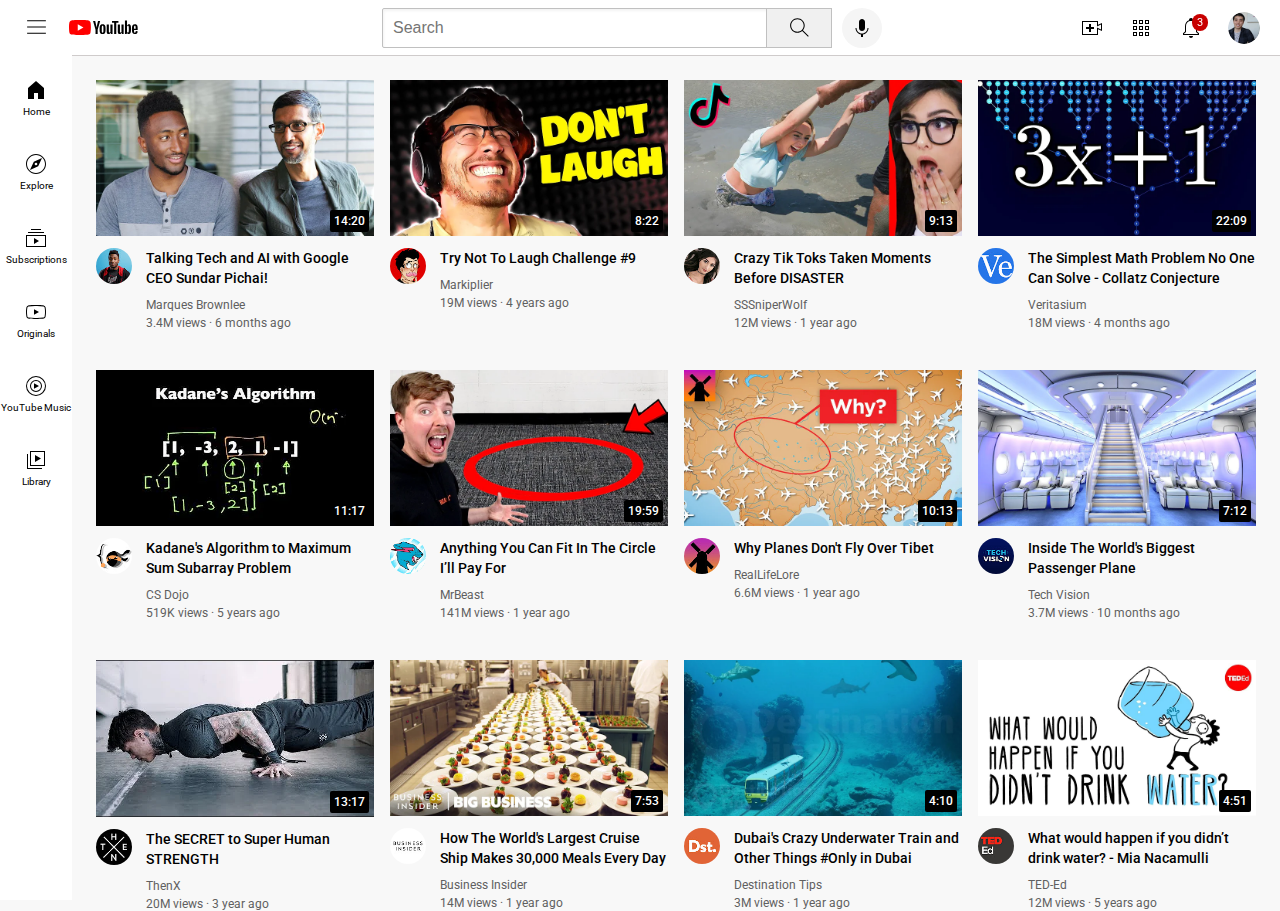
<file: index.html>
<!DOCTYPE html>
<html>
  <head>
    
    <title>
      YouTube.com Clone
    </title>
    
    <!-- Fonts -->
    <link rel="preconnect" href="https://fonts.googleapis.com">
    <link rel="preconnect" href="https://fonts.gstatic.com" crossorigin>
    <link href="https://fonts.googleapis.com/css2?family=Roboto:ital,wght@0,100;0,300;0,400;0,500;0,700;0,900;1,100;1,300;1,400;1,500;1,700;1,900&display=swap" rel="stylesheet">
    <!-- Fonts Ends -->

    <!-- Style Sheets --> 
    <link rel="stylesheet" href="youtube-css-files/Youtube-video.css">
    <link rel="stylesheet" href="youtube-css-files/header.css">
    <link rel="stylesheet" href="youtube-css-files/general.css">
    <link rel="stylesheet" href="youtube-css-files/sidebar.css">
    <!-- Style Sheets Ends -->
  
  </head>
  
  <body>
    <!-- Header Seaction -->
    <Header class="header">

      <div class="left-section">
        <img class="hamburger-menu" src="Thumbnails/hamburger-menu.svg">
        <img class="youtube-logo" src="Thumbnails/youtube-logo.svg">
      </div>

      <div class="middle-section">

        <input class="search-bar" 
        type="text" 
        placeholder="Search">

        <button class="search-button">
          <img class="search-icon" src="Thumbnails/search.svg">
          <div class="tooltip">
            Search
          </div>
        </button>

        <button class="voice-search-button">
          <img class="voice-search-icon" src="Thumbnails/voice-search-icon.svg">
          <div class="tooltip">
            Search with your voice
          </div>
        </button>

      </div>

      <div class="right-section">
        <div class="upload-icon-container">
          <img class="upload-icon" src="Thumbnails/upload.svg">
          <div class="tooltip">
            Create
          </div>
        </div>

        <div class="youtube-apps-icon-container">
          <img class="youtube-apps-icon" src="Thumbnails/youtube-apps.svg">
          <div class="tooltip">
            YouTube Apps
          </div>
        </div>
        
        <div class="notifications-icon-container">
          <div class="notifications-count">
            3
          </div>
            <img class="notifications-icon" src="Thumbnails/notifications.svg">
            
            <div class="tooltip">
              Notifications
            </div>

          </div>

          <img class="current-user-picture" src="Thumbnails/my-channel.jpeg">
      </div>
      
    </Header>
    <!-- Header Seaction Ends -->
    
    <!-- Sidebar Seaction -->
    <nav class="sidebar">

      <div class="sidebar-link">
        <img src="Thumbnails/home.svg">
        <div>Home</div>
      </div>

      <div class="sidebar-link">
        <img src="Thumbnails/explore.svg">
        <div>Explore</div>
      </div>

      <div class="sidebar-link">
        <img src="Thumbnails/subscriptions.svg">
        <div>Subscriptions</div>
      </div>

      <div class="sidebar-link">
        <img src="Thumbnails/originals.svg">
        <div>Originals</div>
      </div>

      <div class="sidebar-link">
        <img src="Thumbnails/youtube-music.svg">
        <div>YouTube Music</div>
      </div>

      <div class="sidebar-link">
        <img src="Thumbnails/library.svg">
        <div>Library</div>
      </div>

    </nav>
    <!-- Sidebar Seaction Ends -->

    <!-- Video Grid -->
     <main>
      
      <section class="video-grid">
        
        <div class="video-preview">
          <div class="thumbnail-row">
            <div class="video-time">
              14:20
            </div>
            <img class= "thumbnail" src="Thumbnails/thumbnail-1.webp">
          </div>
          <div class="video-info-grid" >
            <div class="channel-photo">
              <img class="profile-photo" src="Thumbnails/channel-1.jpeg">
            </div>
            <div class="video-info">
                <p class="video-title">
                  Talking Tech and AI with Google CEO Sundar Pichai!
                </p>
                <p class="video-author">
                  Marques Brownlee
                </p>
                <p class="video-stats">
                  3.4M views &#183; 6 months ago
                </p>
            </div>
          </div>
        </div>


        <div class="video-preview">
          <div class="thumbnail-row">
            <div class="video-time">
              8:22
            </div>
            <img class= "thumbnail" src="Thumbnails/thumbnail-2.webp">
          </div>
          <div class="video-info-grid">
            <div class="channel-photo">
              <img class="profile-photo" src="Thumbnails/channel-2.jpeg">
            </div>
            <div class="video-info">
                <p class="video-title">
                  Try Not To Laugh Challenge #9        
                </p>
                <p class="video-author">
                  Markiplier
                </p>
                <p class="video-stats">
                  19M views &#183; 4 years ago
                </p>
            </div>
          </div>
        </div>


        <div class="video-preview">
          <div class="thumbnail-row">
            <div class="video-time">
              9:13
            </div>
            <img class= "thumbnail" src="Thumbnails/thumbnail-3.webp">
          </div>
          <div class="video-info-grid">
            <div class="channel-photo">
              <img class="profile-photo" src="Thumbnails/channel-3.jpeg">
            </div>
            <div class="video-info">
                <p class="video-title">
                  Crazy Tik Toks Taken Moments Before DISASTER       
                </p>
                <p class="video-author">
                  SSSniperWolf
                </p>
                <p class="video-stats">
                  12M views &#183; 1 year ago
                </p>
            </div>
          </div>
        </div>


        <div class="video-preview">
          <div class="thumbnail-row">
            <div class="video-time">
              22:09
            </div>
            <img class= "thumbnail" src="Thumbnails/thumbnail-4.webp">
          </div>
          <div class="video-info-grid">
            <div class="channel-photo">
              <img class="profile-photo" src="Thumbnails/channel-4.jpeg">
            </div>
            <div class="video-info">
                <p class="video-title">
                  The Simplest Math Problem No One Can Solve - Collatz Conjecture       
                </p>
                <p class="video-author">
                  Veritasium
                </p>
                <p class="video-stats">
                  18M views &#183; 4 months ago 
                </p>
            </div>
          </div>
        </div>


        <div class="video-preview">
          <div class="thumbnail-row">
            <div class="video-time">
              11:17
            </div>
            <img class= "thumbnail" src="Thumbnails/thumbnail-5.webp">
          </div>
          <div class="video-info-grid">
            <div class="channel-photo">
              <img class="profile-photo" src="Thumbnails/channel-5.jpeg">
            </div>
            <div class="video-info">
                <p class="video-title">
                  Kadane's Algorithm to Maximum Sum Subarray Problem
                </p>
                <p class="video-author">
                  CS Dojo
                </p>
                <p class="video-stats">
                  519K views &#183; 5 years ago 
                </p>
            </div>
          </div>
        </div>


        <div class="video-preview">
          <div class="thumbnail-row">
            <div class="video-time">
              19:59
            </div>
            <img class= "thumbnail" src="Thumbnails/thumbnail-6.webp">
          </div>
          <div class="video-info-grid">
            <div class="channel-photo">
              <img class="profile-photo" src="Thumbnails/channel-6.jpeg">
            </div>
            <div class="video-info">
                <p class="video-title">
                  Anything You Can Fit In The Circle I’ll Pay For
                </p>
                <p class="video-author">
                  MrBeast
                </p>
                <p class="video-stats">
                  141M views &#183; 1 year ago
                </p>
            </div>
          </div>
        </div>


        <div class="video-preview">
          <div class="thumbnail-row">
            <div class="video-time">
              10:13
            </div>
            <img class= "thumbnail" src="Thumbnails/thumbnail-7.webp">
          </div>
          <div class="video-info-grid">
            <div class="channel-photo">
              <img class="profile-photo" src="Thumbnails/channel-7.jpeg">
            </div>
            <div class="video-info">
                <p class="video-title">
                  Why Planes Don't Fly Over Tibet                    
                </p>
                <p class="video-author">
                  RealLifeLore
                </p>
                <p class="video-stats">
                  6.6M views &#183; 1 year ago 
                </p>
            </div>
          </div>
        </div>

        <div class="video-preview">
          <div class="thumbnail-row">
            <div class="video-time">
              7:12
            </div>
            <img class= "thumbnail" src="Thumbnails/thumbnail-8.webp">
          </div>
          <div class="video-info-grid">
            <div class="channel-photo">
              <img class="profile-photo" src="Thumbnails/channel-8.jpeg">
            </div>
            <div class="video-info">
                <p class="video-title">
                  Inside The World's Biggest Passenger Plane      
                </p>
                <p class="video-author">
                  Tech Vision
                </p>
                <p class="video-stats">
                  3.7M views &#183; 10 months ago 
                </p>
            </div>
          </div>
        </div>


        <div class="video-preview">
          <div class="thumbnail-row">
            <div class="video-time">
              13:17
            </div>
            <img class= "thumbnail" src="Thumbnails/thumbnail-9.webp">
          </div>
          <div class="video-info-grid">
            <div class="channel-photo">
              <img class="profile-photo" src="Thumbnails/channel-9.jpeg">
            </div>
            <div class="video-info">
                <p class="video-title">
                  The SECRET to Super Human STRENGTH
                </p>
                <p class="video-author">
                  ThenX
                </p>
                <p class="video-stats">
                  20M views &#183; 3 year ago 
                </p>
            </div>
          </div>
        </div>


        <div class="video-preview">
          <div class="thumbnail-row">
            <div class="video-time">
              7:53
            </div>
            <img class= "thumbnail" src="Thumbnails/thumbnail-10.webp">
          </div>
          <div class="video-info-grid">
            <div class="channel-photo">
              <img class="profile-photo" src="Thumbnails/channel-10.jpeg">
            </div>
            <div class="video-info">
                <p class="video-title">
                  How The World's Largest Cruise Ship Makes 30,000 Meals Every Day       
                </p>
                <p class="video-author">
                  Business Insider
                </p>
                <p class="video-stats">
                  14M views &#183; 1 year ago
                </p>
            </div>
          </div>
        </div>


        <div class="video-preview">
          <div class="thumbnail-row">
            <div class="video-time">
              4:10
            </div>
            <img class= "thumbnail" src="Thumbnails/thumbnail-11.webp">
          </div>
          <div class="video-info-grid">
            <div class="channel-photo">
              <img class="profile-photo" src="Thumbnails/channel-11.jpeg">
            </div>
            <div class="video-info">
                <p class="video-title">
                  Dubai's Crazy Underwater Train and Other Things #Only in Dubai
                </p>
                <p class="video-author">
                  Destination Tips
                </p>
                <p class="video-stats">
                  3M views &#183; 1 year ago 
                </p>
            </div>
          </div>
        </div>


        <div class="video-preview">
          <div class="thumbnail-row">
            <div class="video-time">
              4:51
            </div>
            <img class= "thumbnail" src="Thumbnails/thumbnail-12.webp">
          </div>
          <div class="video-info-grid">
            <div class="channel-photo">
              <img class="profile-photo" src="Thumbnails/channel-12.jpeg">
            </div>
            <div class="video-info">
                <p class="video-title">
                  What would happen if you didn’t drink water? - Mia Nacamulli
                </p>
                <p class="video-author">
                  TED-Ed
                </p>
                <p class="video-stats">
                  12M views &#183; 5 years ago
                </p>
            </div>
          </div>
        </div>
        
      </section>
     </main>
    <!-- Video Grid Ends -->
  
  </body>

</html>
</file>
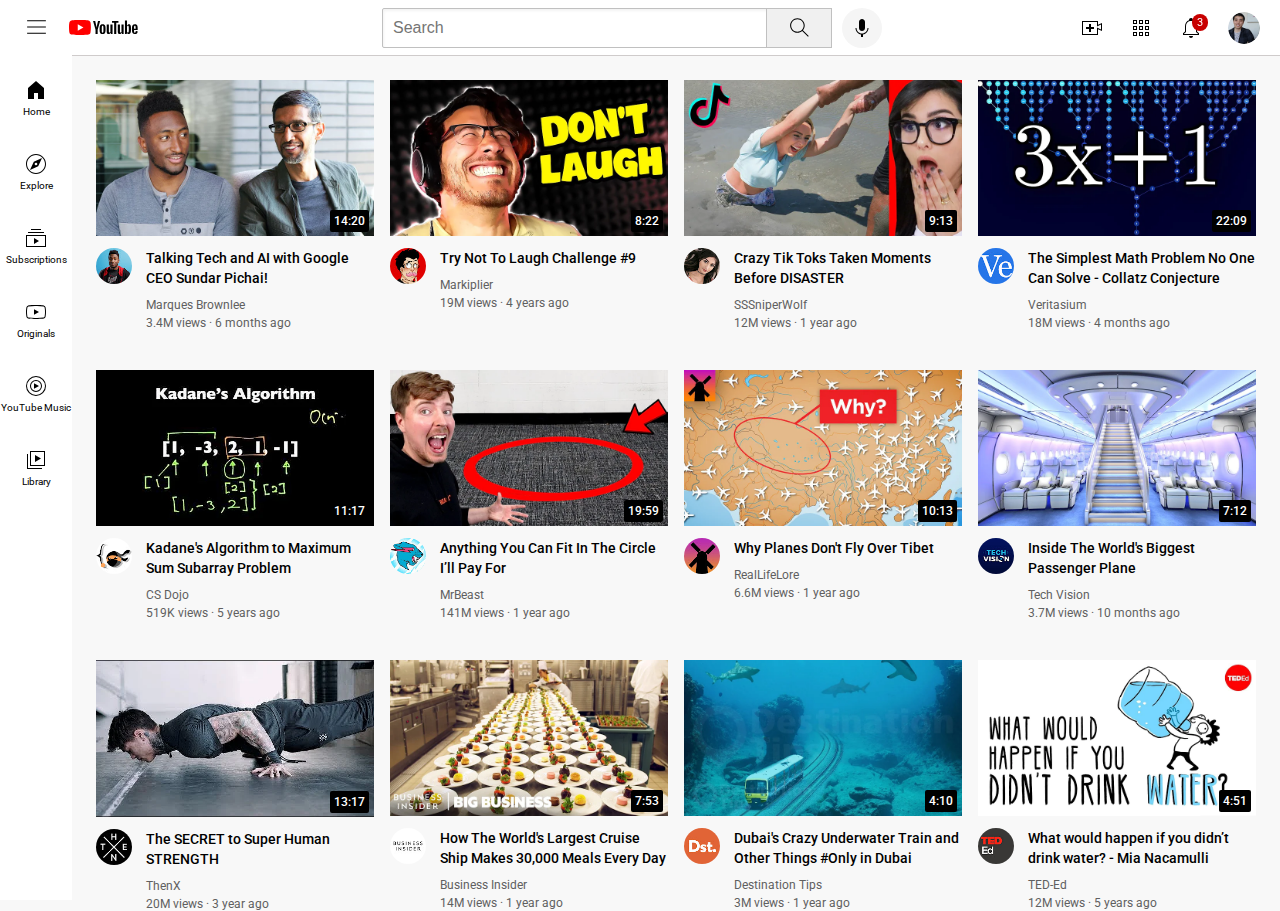
<file: Youtube.html>
<!DOCTYPE html>
<html>
  <head>
    
    <title>
      YouTube.com Clone
    </title>
    
    <!-- Fonts -->
    <link rel="preconnect" href="https://fonts.googleapis.com">
    <link rel="preconnect" href="https://fonts.gstatic.com" crossorigin>
    <link href="https://fonts.googleapis.com/css2?family=Roboto:ital,wght@0,100;0,300;0,400;0,500;0,700;0,900;1,100;1,300;1,400;1,500;1,700;1,900&display=swap" rel="stylesheet">
    <!-- Fonts Ends -->

    <!-- Style Sheets --> 
    <link rel="stylesheet" href="youtube-css-files/Youtube-video.css">
    <link rel="stylesheet" href="youtube-css-files/header.css">
    <link rel="stylesheet" href="youtube-css-files/general.css">
    <link rel="stylesheet" href="youtube-css-files/sidebar.css">
    <!-- Style Sheets Ends -->
  
  </head>
  
  <body>
    <!-- Header Seaction -->
    <Header class="header">

      <div class="left-section">
        <img class="hamburger-menu" src="Thumbnails/hamburger-menu.svg">
        <img class="youtube-logo" src="Thumbnails/youtube-logo.svg">
      </div>

      <div class="middle-section">

        <input class="search-bar" 
        type="text" 
        placeholder="Search">

        <button class="search-button">
          <img class="search-icon" src="Thumbnails/search.svg">
          <div class="tooltip">
            Search
          </div>
        </button>

        <button class="voice-search-button">
          <img class="voice-search-icon" src="Thumbnails/voice-search-icon.svg">
          <div class="tooltip">
            Search with your voice
          </div>
        </button>

      </div>

      <div class="right-section">
        <div class="upload-icon-container">
          <img class="upload-icon" src="Thumbnails/upload.svg">
          <div class="tooltip">
            Create
          </div>
        </div>

        <div class="youtube-apps-icon-container">
          <img class="youtube-apps-icon" src="Thumbnails/youtube-apps.svg">
          <div class="tooltip">
            YouTube Apps
          </div>
        </div>
        
        <div class="notifications-icon-container">
          <div class="notifications-count">
            3
          </div>
            <img class="notifications-icon" src="Thumbnails/notifications.svg">
            
            <div class="tooltip">
              Notifications
            </div>

          </div>

          <img class="current-user-picture" src="Thumbnails/my-channel.jpeg">
      </div>
      
    </Header>
    <!-- Header Seaction Ends -->
    
    <!-- Sidebar Seaction -->
    <nav class="sidebar">

      <div class="sidebar-link">
        <img src="Thumbnails/home.svg">
        <div>Home</div>
      </div>

      <div class="sidebar-link">
        <img src="Thumbnails/explore.svg">
        <div>Explore</div>
      </div>

      <div class="sidebar-link">
        <img src="Thumbnails/subscriptions.svg">
        <div>Subscriptions</div>
      </div>

      <div class="sidebar-link">
        <img src="Thumbnails/originals.svg">
        <div>Originals</div>
      </div>

      <div class="sidebar-link">
        <img src="Thumbnails/youtube-music.svg">
        <div>YouTube Music</div>
      </div>

      <div class="sidebar-link">
        <img src="Thumbnails/library.svg">
        <div>Library</div>
      </div>

    </nav>
    <!-- Sidebar Seaction Ends -->

    <!-- Video Grid -->
     <main>
      
      <section class="video-grid">
        
        <div class="video-preview">
          <div class="thumbnail-row">
            <div class="video-time">
              14:20
            </div>
            <img class= "thumbnail" src="Thumbnails/thumbnail-1.webp">
          </div>
          <div class="video-info-grid" >
            <div class="channel-photo">
              <img class="profile-photo" src="Thumbnails/channel-1.jpeg">
            </div>
            <div class="video-info">
                <p class="video-title">
                  Talking Tech and AI with Google CEO Sundar Pichai!
                </p>
                <p class="video-author">
                  Marques Brownlee
                </p>
                <p class="video-stats">
                  3.4M views &#183; 6 months ago
                </p>
            </div>
          </div>
        </div>


        <div class="video-preview">
          <div class="thumbnail-row">
            <div class="video-time">
              8:22
            </div>
            <img class= "thumbnail" src="Thumbnails/thumbnail-2.webp">
          </div>
          <div class="video-info-grid">
            <div class="channel-photo">
              <img class="profile-photo" src="Thumbnails/channel-2.jpeg">
            </div>
            <div class="video-info">
                <p class="video-title">
                  Try Not To Laugh Challenge #9        
                </p>
                <p class="video-author">
                  Markiplier
                </p>
                <p class="video-stats">
                  19M views &#183; 4 years ago
                </p>
            </div>
          </div>
        </div>


        <div class="video-preview">
          <div class="thumbnail-row">
            <div class="video-time">
              9:13
            </div>
            <img class= "thumbnail" src="Thumbnails/thumbnail-3.webp">
          </div>
          <div class="video-info-grid">
            <div class="channel-photo">
              <img class="profile-photo" src="Thumbnails/channel-3.jpeg">
            </div>
            <div class="video-info">
                <p class="video-title">
                  Crazy Tik Toks Taken Moments Before DISASTER       
                </p>
                <p class="video-author">
                  SSSniperWolf
                </p>
                <p class="video-stats">
                  12M views &#183; 1 year ago
                </p>
            </div>
          </div>
        </div>


        <div class="video-preview">
          <div class="thumbnail-row">
            <div class="video-time">
              22:09
            </div>
            <img class= "thumbnail" src="Thumbnails/thumbnail-4.webp">
          </div>
          <div class="video-info-grid">
            <div class="channel-photo">
              <img class="profile-photo" src="Thumbnails/channel-4.jpeg">
            </div>
            <div class="video-info">
                <p class="video-title">
                  The Simplest Math Problem No One Can Solve - Collatz Conjecture       
                </p>
                <p class="video-author">
                  Veritasium
                </p>
                <p class="video-stats">
                  18M views &#183; 4 months ago 
                </p>
            </div>
          </div>
        </div>


        <div class="video-preview">
          <div class="thumbnail-row">
            <div class="video-time">
              11:17
            </div>
            <img class= "thumbnail" src="Thumbnails/thumbnail-5.webp">
          </div>
          <div class="video-info-grid">
            <div class="channel-photo">
              <img class="profile-photo" src="Thumbnails/channel-5.jpeg">
            </div>
            <div class="video-info">
                <p class="video-title">
                  Kadane's Algorithm to Maximum Sum Subarray Problem
                </p>
                <p class="video-author">
                  CS Dojo
                </p>
                <p class="video-stats">
                  519K views &#183; 5 years ago 
                </p>
            </div>
          </div>
        </div>


        <div class="video-preview">
          <div class="thumbnail-row">
            <div class="video-time">
              19:59
            </div>
            <img class= "thumbnail" src="Thumbnails/thumbnail-6.webp">
          </div>
          <div class="video-info-grid">
            <div class="channel-photo">
              <img class="profile-photo" src="Thumbnails/channel-6.jpeg">
            </div>
            <div class="video-info">
                <p class="video-title">
                  Anything You Can Fit In The Circle I’ll Pay For
                </p>
                <p class="video-author">
                  MrBeast
                </p>
                <p class="video-stats">
                  141M views &#183; 1 year ago
                </p>
            </div>
          </div>
        </div>


        <div class="video-preview">
          <div class="thumbnail-row">
            <div class="video-time">
              10:13
            </div>
            <img class= "thumbnail" src="Thumbnails/thumbnail-7.webp">
          </div>
          <div class="video-info-grid">
            <div class="channel-photo">
              <img class="profile-photo" src="Thumbnails/channel-7.jpeg">
            </div>
            <div class="video-info">
                <p class="video-title">
                  Why Planes Don't Fly Over Tibet                    
                </p>
                <p class="video-author">
                  RealLifeLore
                </p>
                <p class="video-stats">
                  6.6M views &#183; 1 year ago 
                </p>
            </div>
          </div>
        </div>

        <div class="video-preview">
          <div class="thumbnail-row">
            <div class="video-time">
              7:12
            </div>
            <img class= "thumbnail" src="Thumbnails/thumbnail-8.webp">
          </div>
          <div class="video-info-grid">
            <div class="channel-photo">
              <img class="profile-photo" src="Thumbnails/channel-8.jpeg">
            </div>
            <div class="video-info">
                <p class="video-title">
                  Inside The World's Biggest Passenger Plane      
                </p>
                <p class="video-author">
                  Tech Vision
                </p>
                <p class="video-stats">
                  3.7M views &#183; 10 months ago 
                </p>
            </div>
          </div>
        </div>


        <div class="video-preview">
          <div class="thumbnail-row">
            <div class="video-time">
              13:17
            </div>
            <img class= "thumbnail" src="Thumbnails/thumbnail-9.webp">
          </div>
          <div class="video-info-grid">
            <div class="channel-photo">
              <img class="profile-photo" src="Thumbnails/channel-9.jpeg">
            </div>
            <div class="video-info">
                <p class="video-title">
                  The SECRET to Super Human STRENGTH
                </p>
                <p class="video-author">
                  ThenX
                </p>
                <p class="video-stats">
                  20M views &#183; 3 year ago 
                </p>
            </div>
          </div>
        </div>


        <div class="video-preview">
          <div class="thumbnail-row">
            <div class="video-time">
              7:53
            </div>
            <img class= "thumbnail" src="Thumbnails/thumbnail-10.webp">
          </div>
          <div class="video-info-grid">
            <div class="channel-photo">
              <img class="profile-photo" src="Thumbnails/channel-10.jpeg">
            </div>
            <div class="video-info">
                <p class="video-title">
                  How The World's Largest Cruise Ship Makes 30,000 Meals Every Day       
                </p>
                <p class="video-author">
                  Business Insider
                </p>
                <p class="video-stats">
                  14M views &#183; 1 year ago
                </p>
            </div>
          </div>
        </div>


        <div class="video-preview">
          <div class="thumbnail-row">
            <div class="video-time">
              4:10
            </div>
            <img class= "thumbnail" src="Thumbnails/thumbnail-11.webp">
          </div>
          <div class="video-info-grid">
            <div class="channel-photo">
              <img class="profile-photo" src="Thumbnails/channel-11.jpeg">
            </div>
            <div class="video-info">
                <p class="video-title">
                  Dubai's Crazy Underwater Train and Other Things #Only in Dubai
                </p>
                <p class="video-author">
                  Destination Tips
                </p>
                <p class="video-stats">
                  3M views &#183; 1 year ago 
                </p>
            </div>
          </div>
        </div>


        <div class="video-preview">
          <div class="thumbnail-row">
            <div class="video-time">
              4:51
            </div>
            <img class= "thumbnail" src="Thumbnails/thumbnail-12.webp">
          </div>
          <div class="video-info-grid">
            <div class="channel-photo">
              <img class="profile-photo" src="Thumbnails/channel-12.jpeg">
            </div>
            <div class="video-info">
                <p class="video-title">
                  What would happen if you didn’t drink water? - Mia Nacamulli
                </p>
                <p class="video-author">
                  TED-Ed
                </p>
                <p class="video-stats">
                  12M views &#183; 5 years ago
                </p>
            </div>
          </div>
        </div>
        
      </section>
     </main>
    <!-- Video Grid Ends -->
  
  </body>

</html>
</file>
<file: youtube-css-files/Youtube-video.css>
.thumbnail {
  width: 100%;
}

.video-info-grid {
  display: grid;
  grid-template-columns: 50px 1fr;
}

.channel-photo {
  vertical-align: top;
}


.video-title{
  font-size: 14px;
  margin-top: 0;
  font-weight: 500;
  line-height: 20px;
  margin-bottom: 10px;
}

.video-author, .video-stats {
font-size: 12px;
color: rgb(96, 96, 96);
}

.video-author {
  margin-bottom: 4px;
}

.profile-photo {
  width: 36px;
  border-radius: 50px;
}

.thumbnail-row{
  margin-bottom: 8px;
  position: relative;
}

.video-grid {
  display: grid;
  grid-template-columns: 1fr 1fr 1fr;
  column-gap: 16px;
  row-gap: 40px;
}

@media (max-width: 750px) {
  .video-grid {
    grid-template-columns: 1fr 1fr;
  }
}

@media (min-width: 751px) and (max-width: 999px) {
  .video-grid {
    grid-template-columns: 1fr 1fr 1fr;
  }
}

@media (min-width: 1000px) {
  .video-grid {
    grid-template-columns: 1fr 1fr 1fr 1fr;
  }
}

.video-time {
  font-size: 12px;
  font-weight: 500;
  padding: 4px;
  border-radius: 2px;
  background-color: black;
  color: white;
  position: absolute;
  bottom: 8px;
  right: 5px;
}
</file>
<file: youtube-css-files/header.css>
.header {
  height: 55px;
  display: flex;
  flex-direction: row;
  justify-content: space-between;
  position: fixed;
  top: 0px;
  left: 0px;
  right: 0px;
  background-color: white;
  border-bottom-width: 1px;
  border-bottom-style: solid;
  border-bottom-color: rgb(207, 203, 203);
  z-index: 100;
}


.left-section {
  display: flex;
  flex-direction: row;
  align-items: center;
  margin-right: 80px;
}

.hamburger-menu {
  height: 25px;
  margin-left: 24px;
  margin-right: 20px;
}

.youtube.logo {
  height: 20px;
}


.middle-section {
  flex: 1;
  margin-left: 70px;
  margin-right: 35px;
  max-width: 500px;
  display: flex;
  align-items: center;
}


.search-bar {
  flex: 1;
  height: 36px;
  padding-left: 10px;
  font-size: 16px;
  border: 1px solid rgb(192,192,192);
  border-radius: 2px;
  box-shadow: inset 1px 2px 3px rgba(0,0,0,0.05);
  width: 0;
}

.search-bar::placeholder {
  font-size: 16px;
}

.search-button {
  height: 40px;
  width: 66px;
  background-color: rgb(240, 240, 240);
  border-width: 1px;
  border-style: solid;
  border-color: rgb(192,192,192);
  margin-left: -3px;
  margin-right: 10px;
}

.search-button, .voice-search-button, .upload-icon-container, .youtube-apps-icon-container, .notifications-icon-container {
  display: flex;
  justify-content: center;
  align-items: center;
  position: relative;
}


.search-button .tooltip, .voice-search-button .tooltip, .upload-icon-container .tooltip, .youtube-apps-icon-container .tooltip, .notifications-icon-container .tooltip {
  position: absolute;
  background-color: gray;
  color: white;
  padding-top: 4px;
  padding-bottom: 4px;
  padding-right: 8px;
  padding-left: 8px;
  border-radius: 2px;
  font-size: 12px;
  bottom: -30px;
  opacity: 0;
  transition: opacity 0.15s;
  pointer-events: none;
  white-space: nowrap;
}

.search-button:hover .tooltip, .voice-search-button:hover .tooltip, .upload-icon-container:hover .tooltip, .youtube-apps-icon-container:hover .tooltip, .notifications-icon-container:hover .tooltip {
  opacity: 1;
}

.search-icon {
  height: 25px;
}

.voice-search-button {
  height: 40px;
  width: 40px;
  border-radius: 20px;
  border: none;
  background-color: rgb(245,245,245);
}

.voice-search-icon {
  height: 24px;
}


.right-section {
  width: 180px;
  display: flex;
  align-items: center;
  justify-content: space-between;
  margin-right: 20px;
  flex-shrink: 0;
}

.upload-icon{
  height: 24px;
}

.youtube-apps-icon{
  height: 24px;
}

.notifications-icon{
  height: 24px;
}

.notifications-icon-container {
  position: relative;
}

.notifications-count{
  position: absolute;
  top: -2px;
  right: -5px;
  background-color: rgb(200, 0, 0);
  color: white;
  font-family: Roboto, Arial;
  font-size: 11px;
  padding-left: 5px;
  padding-right: 5px;
  padding-top: 2px;
  padding-bottom: 2px;
  border-radius: 10px;
}

.current-user-picture{
  height: 32px;
  border-radius: 16px;
}
</file>
<file: youtube-css-files/general.css>
p {
  font-family: Roboto, Arial;
  margin-top: 0;
  margin-bottom: 0;
}

body {
  font-family: Roboto, Arial;
  margin: 0;
  padding-top: 80px;
  padding-left: 96px;
  padding-right: 24px;
  background-color: rgb(248, 248, 248);
}
</file>
<file: youtube-css-files/sidebar.css>
.sidebar {
  position: fixed;
  left: 0px;
  bottom: 0px;
  top: 55px;
  background-color: white;
  width: 72px;
  z-index: 200;
  padding-top: 5px;
}

.sidebar-link{
  height: 74px;
  display: flex;
  justify-content: center;
  align-items: center;
  flex-direction: column;
}

.sidebar-link:hover{
  background-color: rgb(235,235,235);
  cursor: pointer;
}

.sidebar-link img {
  height: 24px;
  margin-bottom: 4px;
}

.sidebar-link div {
  font-size: 10px;

}
</file>
